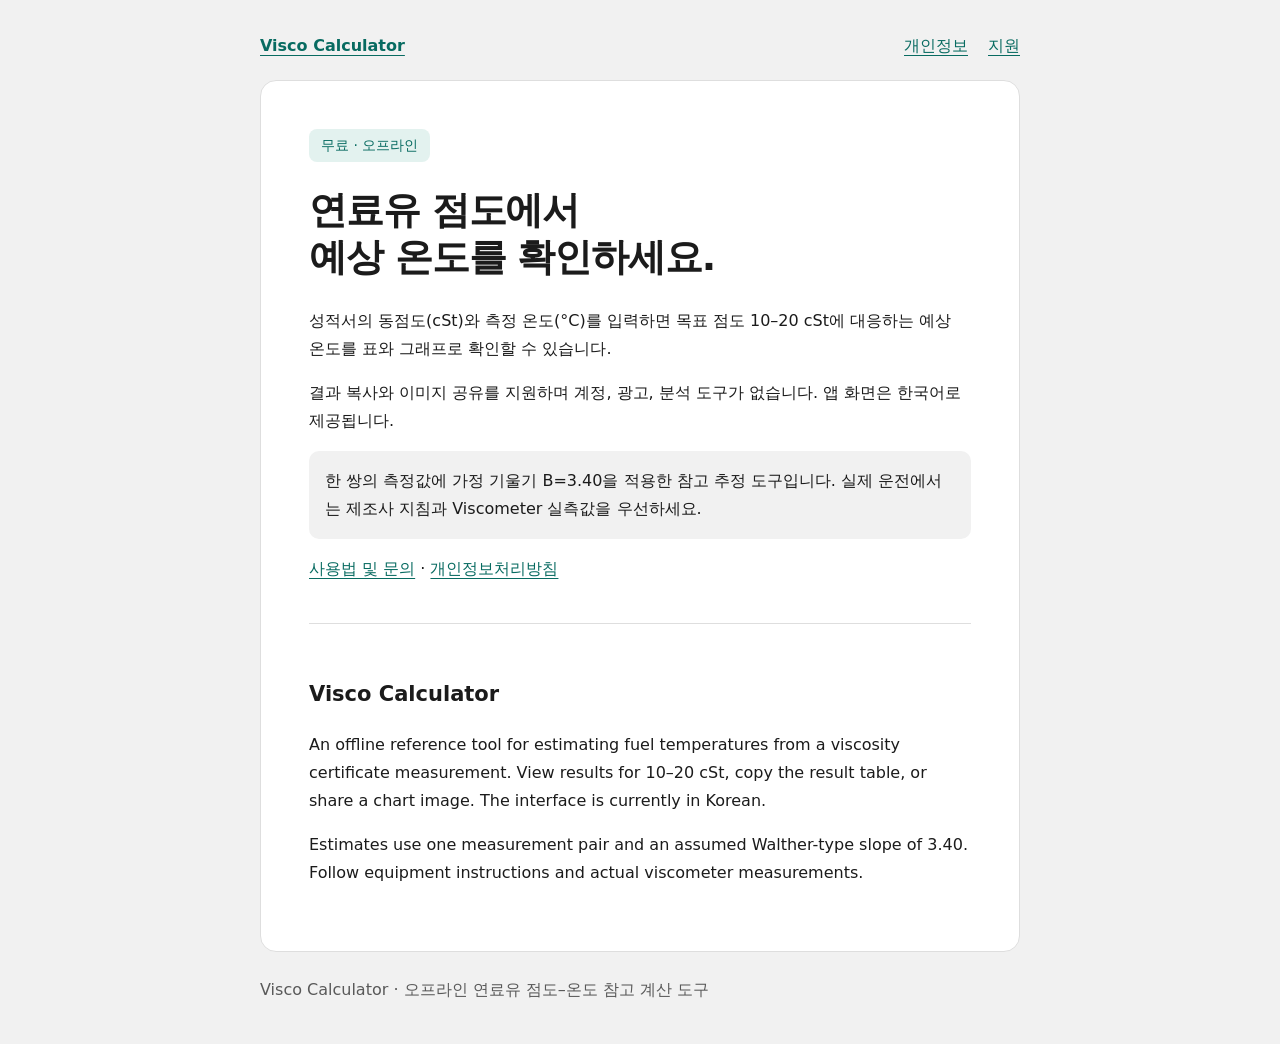
<file: index.html>
<!doctype html><html lang="ko"><head><meta charset="utf-8"><meta name="viewport" content="width=device-width,initial-scale=1"><title>안내 · Visco Calculator</title><meta name="description" content="Visco Calculator의 개인정보처리방침과 사용 안내"><link rel="stylesheet" href="styles.css"></head><body><header><a href="index.html"><strong>Visco Calculator</strong></a><nav aria-label="주 메뉴"><a href="privacy/">개인정보</a><a href="support/">지원</a></nav></header><main><span class="badge">무료 · 오프라인</span><h1>연료유 점도에서<br>예상 온도를 확인하세요.</h1><p>성적서의 동점도(cSt)와 측정 온도(°C)를 입력하면 목표 점도 10–20 cSt에 대응하는 예상 온도를 표와 그래프로 확인할 수 있습니다.</p><p>결과 복사와 이미지 공유를 지원하며 계정, 광고, 분석 도구가 없습니다. 앱 화면은 한국어로 제공됩니다.</p><p class="note">한 쌍의 측정값에 가정 기울기 B=3.40을 적용한 참고 추정 도구입니다. 실제 운전에서는 제조사 지침과 Viscometer 실측값을 우선하세요.</p><p><a href="support/">사용법 및 문의</a> · <a href="privacy/">개인정보처리방침</a></p><section class="english" lang="en"><h2>Visco Calculator</h2><p>An offline reference tool for estimating fuel temperatures from a viscosity certificate measurement. View results for 10–20 cSt, copy the result table, or share a chart image. The interface is currently in Korean.</p><p>Estimates use one measurement pair and an assumed Walther-type slope of 3.40. Follow equipment instructions and actual viscometer measurements.</p></section></main><footer>Visco Calculator · 오프라인 연료유 점도–온도 참고 계산 도구</footer></body></html>
</file>
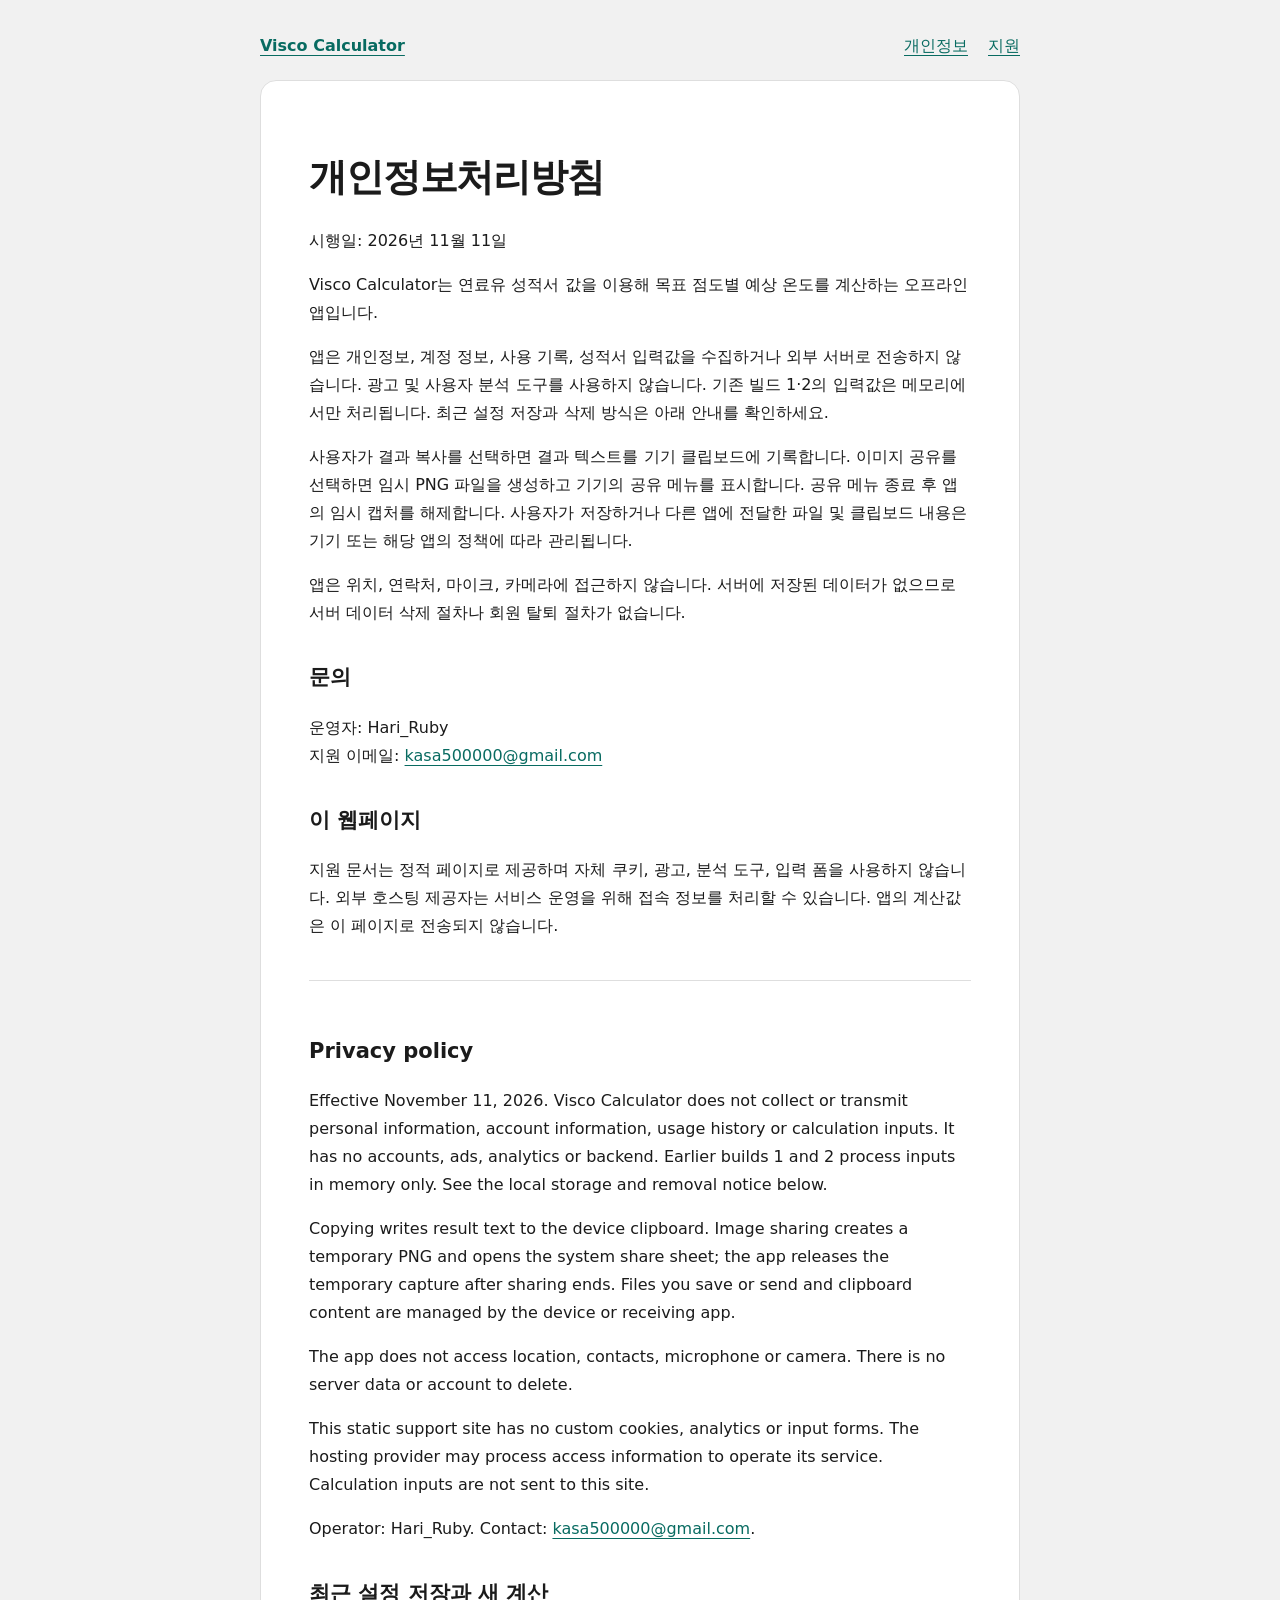
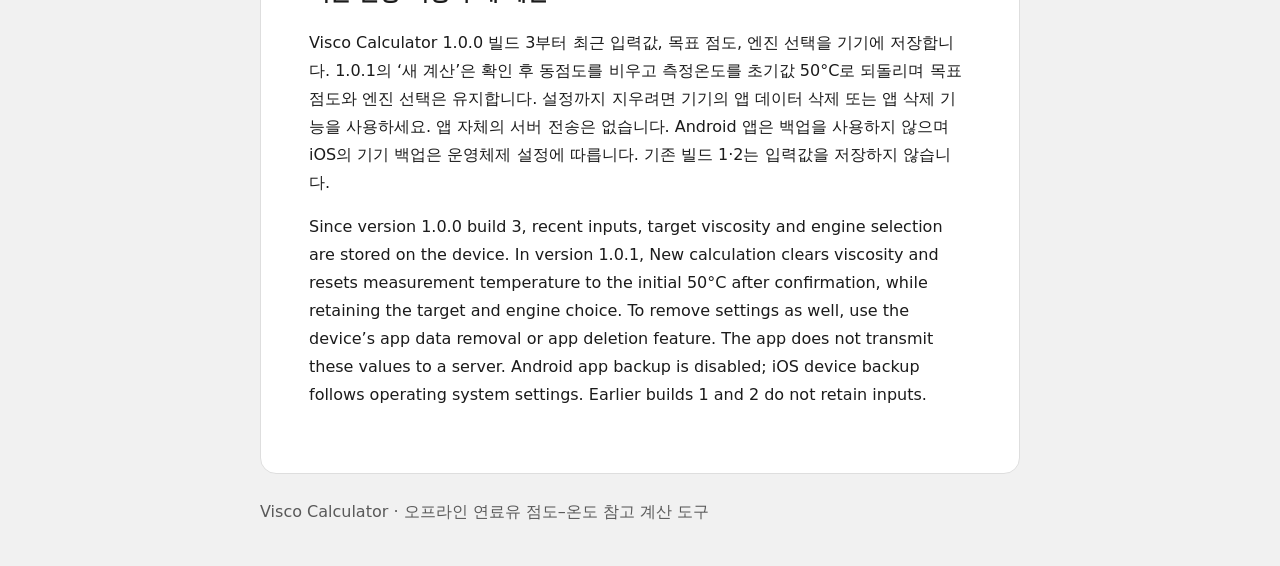
<file: privacy/index.html>
<!doctype html><html lang="ko"><head><meta charset="utf-8"><meta name="viewport" content="width=device-width,initial-scale=1"><title>개인정보처리방침 · Visco Calculator</title><meta name="description" content="Visco Calculator의 개인정보처리방침과 사용 안내"><link rel="stylesheet" href="../styles.css"></head><body><header><a href="../index.html"><strong>Visco Calculator</strong></a><nav aria-label="주 메뉴"><a href="../privacy/">개인정보</a><a href="../support/">지원</a></nav></header><main><h1>개인정보처리방침</h1><p>시행일: 2026년 11월 11일</p><p>Visco Calculator는 연료유 성적서 값을 이용해 목표 점도별 예상 온도를 계산하는 오프라인 앱입니다.</p><p>앱은 개인정보, 계정 정보, 사용 기록, 성적서 입력값을 수집하거나 외부 서버로 전송하지 않습니다. 광고 및 사용자 분석 도구를 사용하지 않습니다. 기존 빌드 1·2의 입력값은 메모리에서만 처리됩니다. 최근 설정 저장과 삭제 방식은 아래 안내를 확인하세요.</p><p>사용자가 결과 복사를 선택하면 결과 텍스트를 기기 클립보드에 기록합니다. 이미지 공유를 선택하면 임시 PNG 파일을 생성하고 기기의 공유 메뉴를 표시합니다. 공유 메뉴 종료 후 앱의 임시 캡처를 해제합니다. 사용자가 저장하거나 다른 앱에 전달한 파일 및 클립보드 내용은 기기 또는 해당 앱의 정책에 따라 관리됩니다.</p><p>앱은 위치, 연락처, 마이크, 카메라에 접근하지 않습니다. 서버에 저장된 데이터가 없으므로 서버 데이터 삭제 절차나 회원 탈퇴 절차가 없습니다.</p><h2>문의</h2><p>운영자: Hari_Ruby<br>지원 이메일: <a href="mailto:kasa500000@gmail.com">kasa500000@gmail.com</a></p><h2>이 웹페이지</h2><p>지원 문서는 정적 페이지로 제공하며 자체 쿠키, 광고, 분석 도구, 입력 폼을 사용하지 않습니다. 외부 호스팅 제공자는 서비스 운영을 위해 접속 정보를 처리할 수 있습니다. 앱의 계산값은 이 페이지로 전송되지 않습니다.</p><section class="english" lang="en"><h2>Privacy policy</h2><p>Effective November 11, 2026. Visco Calculator does not collect or transmit personal information, account information, usage history or calculation inputs. It has no accounts, ads, analytics or backend. Earlier builds 1 and 2 process inputs in memory only. See the local storage and removal notice below.</p><p>Copying writes result text to the device clipboard. Image sharing creates a temporary PNG and opens the system share sheet; the app releases the temporary capture after sharing ends. Files you save or send and clipboard content are managed by the device or receiving app.</p><p>The app does not access location, contacts, microphone or camera. There is no server data or account to delete.</p><p>This static support site has no custom cookies, analytics or input forms. The hosting provider may process access information to operate its service. Calculation inputs are not sent to this site.</p><p>Operator: Hari_Ruby. Contact: <a href="mailto:kasa500000@gmail.com">kasa500000@gmail.com</a>.</p></section><section><h2>최근 설정 저장과 새 계산</h2><p>Visco Calculator 1.0.0 빌드 3부터 최근 입력값, 목표 점도, 엔진 선택을 기기에 저장합니다. 1.0.1의 ‘새 계산’은 확인 후 동점도를 비우고 측정온도를 초기값 50°C로 되돌리며 목표 점도와 엔진 선택은 유지합니다. 설정까지 지우려면 기기의 앱 데이터 삭제 또는 앱 삭제 기능을 사용하세요. 앱 자체의 서버 전송은 없습니다. Android 앱은 백업을 사용하지 않으며 iOS의 기기 백업은 운영체제 설정에 따릅니다. 기존 빌드 1·2는 입력값을 저장하지 않습니다.</p><p lang="en">Since version 1.0.0 build 3, recent inputs, target viscosity and engine selection are stored on the device. In version 1.0.1, New calculation clears viscosity and resets measurement temperature to the initial 50°C after confirmation, while retaining the target and engine choice. To remove settings as well, use the device’s app data removal or app deletion feature. The app does not transmit these values to a server. Android app backup is disabled; iOS device backup follows operating system settings. Earlier builds 1 and 2 do not retain inputs.</p></section></main><footer>Visco Calculator · 오프라인 연료유 점도–온도 참고 계산 도구</footer></body></html>
</file>
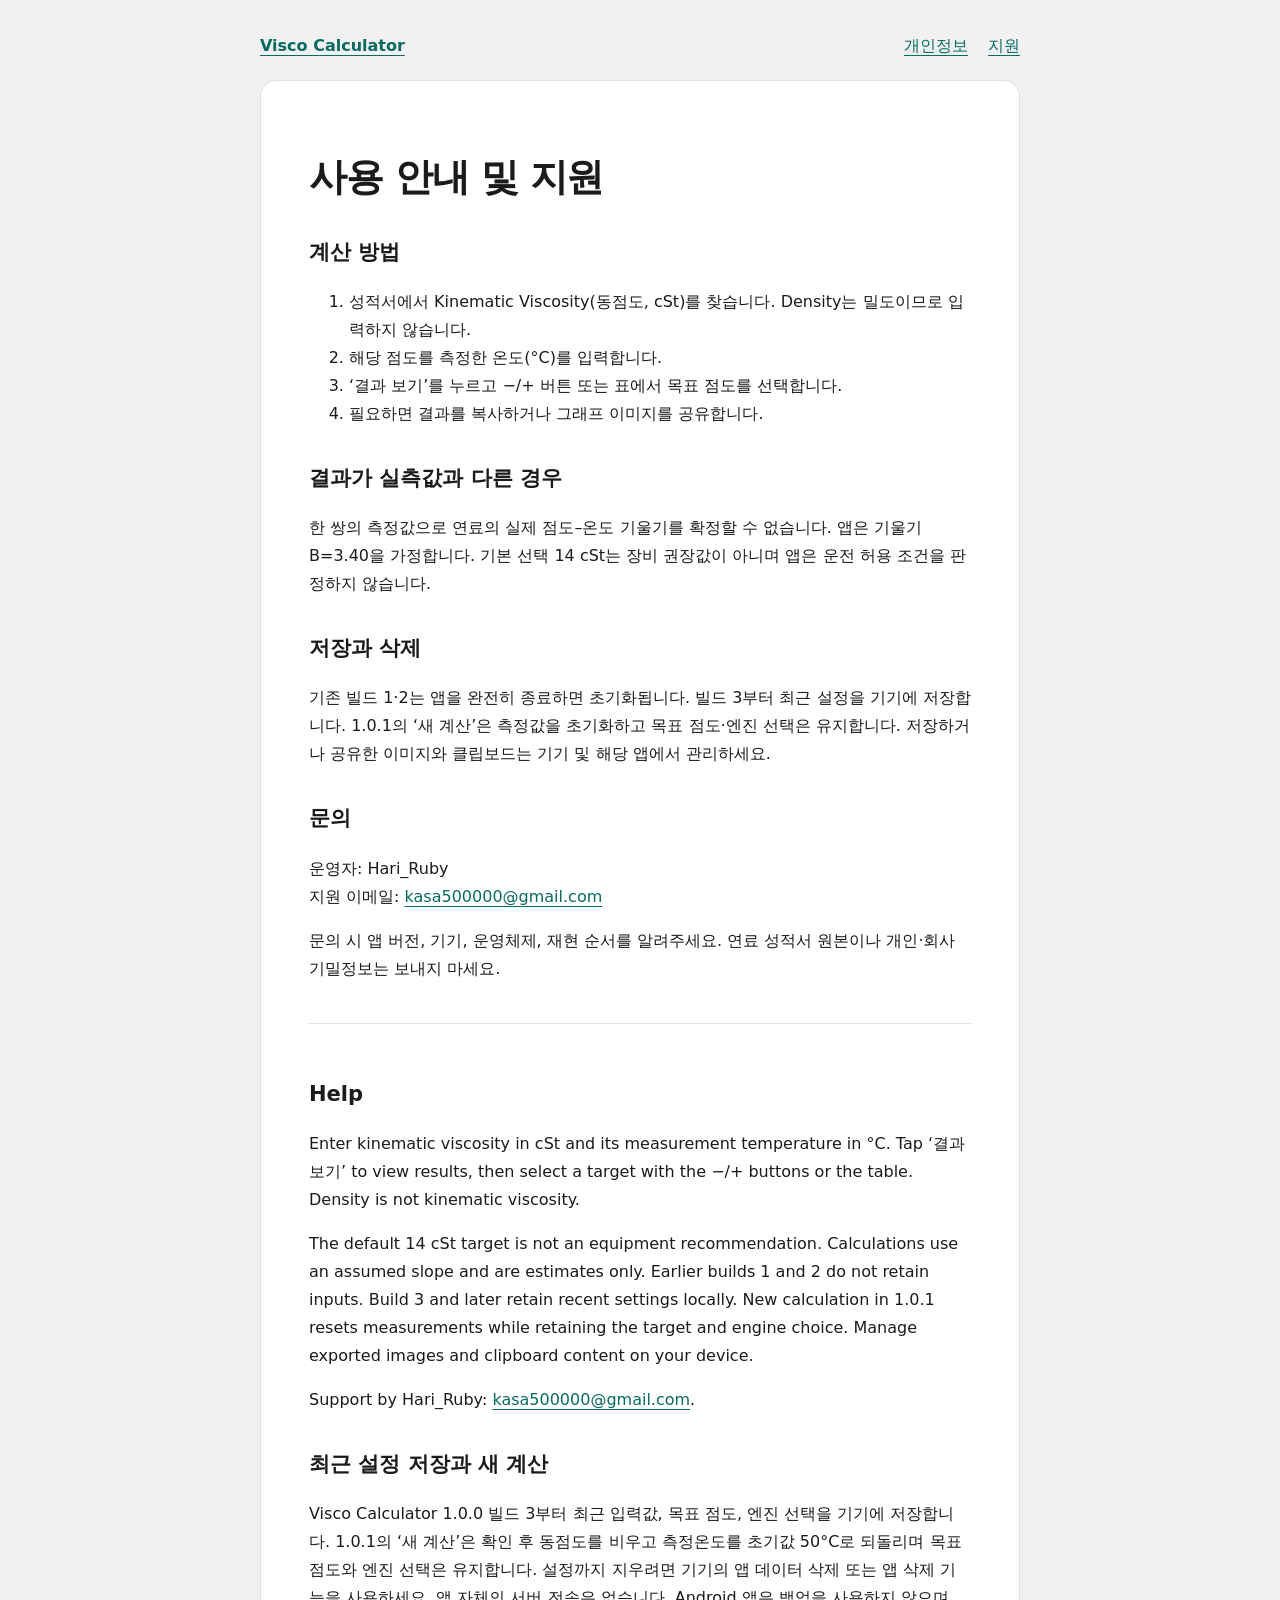
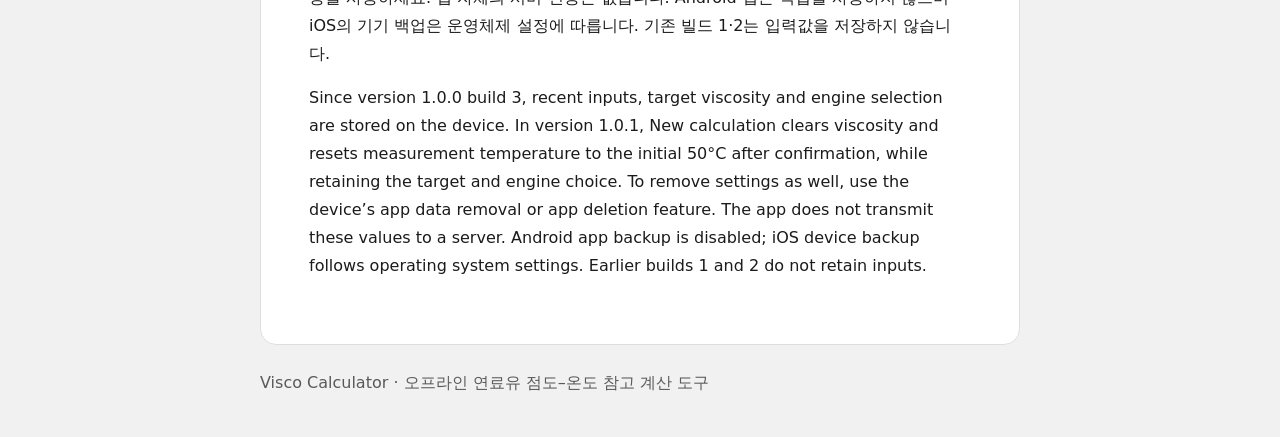
<file: support/index.html>
<!doctype html><html lang="ko"><head><meta charset="utf-8"><meta name="viewport" content="width=device-width,initial-scale=1"><title>지원 · Visco Calculator</title><meta name="description" content="Visco Calculator의 개인정보처리방침과 사용 안내"><link rel="stylesheet" href="../styles.css"></head><body><header><a href="../index.html"><strong>Visco Calculator</strong></a><nav aria-label="주 메뉴"><a href="../privacy/">개인정보</a><a href="../support/">지원</a></nav></header><main><h1>사용 안내 및 지원</h1><h2>계산 방법</h2><ol><li>성적서에서 Kinematic Viscosity(동점도, cSt)를 찾습니다. Density는 밀도이므로 입력하지 않습니다.</li><li>해당 점도를 측정한 온도(°C)를 입력합니다.</li><li>‘결과 보기’를 누르고 −/+ 버튼 또는 표에서 목표 점도를 선택합니다.</li><li>필요하면 결과를 복사하거나 그래프 이미지를 공유합니다.</li></ol><h2>결과가 실측값과 다른 경우</h2><p>한 쌍의 측정값으로 연료의 실제 점도–온도 기울기를 확정할 수 없습니다. 앱은 기울기 B=3.40을 가정합니다. 기본 선택 14 cSt는 장비 권장값이 아니며 앱은 운전 허용 조건을 판정하지 않습니다.</p><h2>저장과 삭제</h2><p>기존 빌드 1·2는 앱을 완전히 종료하면 초기화됩니다. 빌드 3부터 최근 설정을 기기에 저장합니다. 1.0.1의 ‘새 계산’은 측정값을 초기화하고 목표 점도·엔진 선택은 유지합니다. 저장하거나 공유한 이미지와 클립보드는 기기 및 해당 앱에서 관리하세요.</p><h2>문의</h2><p>운영자: Hari_Ruby<br>지원 이메일: <a href="mailto:kasa500000@gmail.com">kasa500000@gmail.com</a></p><p>문의 시 앱 버전, 기기, 운영체제, 재현 순서를 알려주세요. 연료 성적서 원본이나 개인·회사 기밀정보는 보내지 마세요.</p><section class="english" lang="en"><h2>Help</h2><p>Enter kinematic viscosity in cSt and its measurement temperature in °C. Tap ‘결과 보기’ to view results, then select a target with the −/+ buttons or the table. Density is not kinematic viscosity.</p><p>The default 14 cSt target is not an equipment recommendation. Calculations use an assumed slope and are estimates only. Earlier builds 1 and 2 do not retain inputs. Build 3 and later retain recent settings locally. New calculation in 1.0.1 resets measurements while retaining the target and engine choice. Manage exported images and clipboard content on your device.</p><p>Support by Hari_Ruby: <a href="mailto:kasa500000@gmail.com">kasa500000@gmail.com</a>.</p></section><section><h2>최근 설정 저장과 새 계산</h2><p>Visco Calculator 1.0.0 빌드 3부터 최근 입력값, 목표 점도, 엔진 선택을 기기에 저장합니다. 1.0.1의 ‘새 계산’은 확인 후 동점도를 비우고 측정온도를 초기값 50°C로 되돌리며 목표 점도와 엔진 선택은 유지합니다. 설정까지 지우려면 기기의 앱 데이터 삭제 또는 앱 삭제 기능을 사용하세요. 앱 자체의 서버 전송은 없습니다. Android 앱은 백업을 사용하지 않으며 iOS의 기기 백업은 운영체제 설정에 따릅니다. 기존 빌드 1·2는 입력값을 저장하지 않습니다.</p><p lang="en">Since version 1.0.0 build 3, recent inputs, target viscosity and engine selection are stored on the device. In version 1.0.1, New calculation clears viscosity and resets measurement temperature to the initial 50°C after confirmation, while retaining the target and engine choice. To remove settings as well, use the device’s app data removal or app deletion feature. The app does not transmit these values to a server. Android app backup is disabled; iOS device backup follows operating system settings. Earlier builds 1 and 2 do not retain inputs.</p></section></main><footer>Visco Calculator · 오프라인 연료유 점도–온도 참고 계산 도구</footer></body></html>
</file>
<file: styles.css>
:root{color-scheme:light;font-family:system-ui,-apple-system,BlinkMacSystemFont,"Segoe UI",sans-serif;color:#1b1b1b;background:#f1f1f1;line-height:1.75}*{box-sizing:border-box}body{margin:0}header,main,footer{width:min(760px,calc(100% - 40px));margin:auto}header{padding:32px 0 20px;display:flex;gap:24px;justify-content:space-between;flex-wrap:wrap}nav{display:flex;gap:20px}a{color:#086b61;text-underline-offset:4px}main{background:white;border:1px solid #dedede;border-radius:16px;padding:clamp(24px,5vw,48px)}h1{line-height:1.25;font-size:clamp(28px,5vw,38px);letter-spacing:-.03em}h2{font-size:21px;margin-top:32px}p,li{font-size:16px}small,footer{color:#595959}footer{padding:24px 0 40px}.badge{display:inline-block;background:#e3f2ef;color:#086b61;border-radius:8px;padding:4px 12px;font-size:14px}.english{border-top:1px solid #dedede;margin-top:40px;padding-top:20px}.note{background:#f1f1f1;padding:16px;border-radius:10px}a:focus-visible{outline:3px solid #087c70;outline-offset:4px}
</file>
